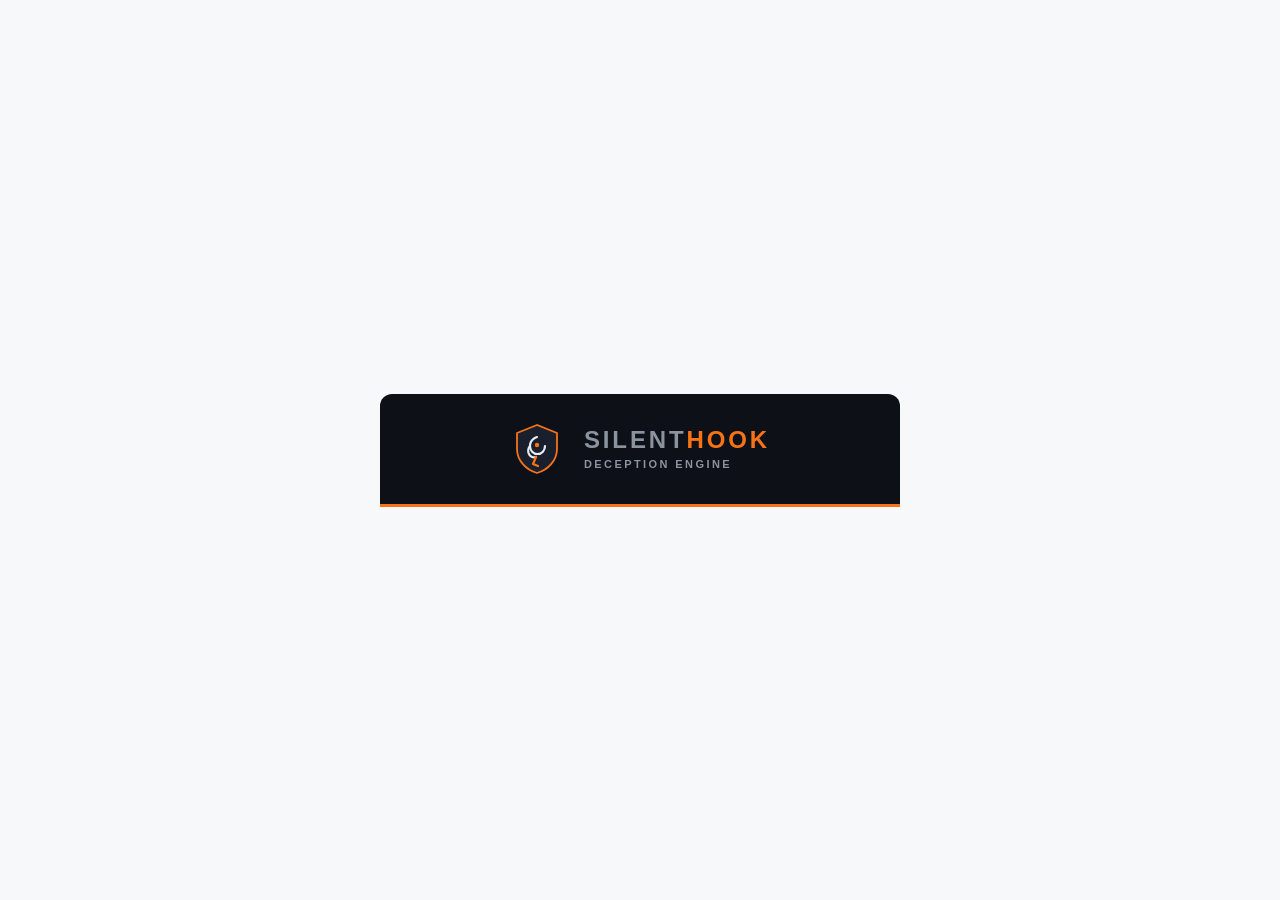
<file: tests/email_header.html>
<!DOCTYPE html>
<html lang="en">
<head>
    <meta charset="UTF-8">
    <meta name="viewport" content="width=device-width, initial-scale=1.0">
    <title>SilentHook Email Header</title>
    <style>
        * { box-sizing: border-box; margin: 0; padding: 0; }
        body {
            background: #f6f8fa;
            display: flex;
            align-items: center;
            justify-content: center;
            min-height: 100vh;
            font-family: 'Segoe UI', Arial, sans-serif;
        }
        .header {
            background: #0d1117;
            padding: 28px 40px;
            border-bottom: 3px solid #f97316;
            width: 520px;
            border-radius: 12px 12px 0 0;
            display: flex;
            align-items: center;
            justify-content: center;
            gap: 20px;
        }
    </style>
</head>
<body>
    <div class="header">

        <!-- Hook icon — pure SVG, no external deps, white/orange on dark -->
        <svg width="54" height="54" viewBox="0 0 54 54" fill="none" xmlns="http://www.w3.org/2000/svg"
             style="flex-shrink:0;">
            <!-- Shield outline -->
            <path d="M27 3L7 11V27C7 38.5 16 48 27 51C38 48 47 38.5 47 27V11L27 3Z"
                  stroke="#f97316" stroke-width="1.8" fill="#1a1f2e"/>
            <!-- Hook curve -->
            <path d="M27 15C27 15 20 17 20 24C20 28.4 23.1 32 27.5 32C31.9 32 35 28.4 35 24"
                  stroke="#e6edf3" stroke-width="2.2" stroke-linecap="round" fill="none"/>
            <!-- Hook downward bend -->
            <path d="M20 24C20 24 17.5 27 18.5 31C19.5 34.5 23 36 26 35"
                  stroke="#e6edf3" stroke-width="2.2" stroke-linecap="round" fill="none"/>
            <!-- Hook tip -->
            <path d="M26 35L23 42L28 44"
                  stroke="#f97316" stroke-width="2.2" stroke-linecap="round" stroke-linejoin="round" fill="none"/>
            <!-- Eye -->
            <circle cx="27" cy="23" r="2.2" fill="#f97316"/>
        </svg>

        <div>
            <p style="margin:0;font-size:24px;font-weight:700;
                      letter-spacing:0.12em;text-transform:uppercase;line-height:1.1;">
                <span style="color:#8b949e;">Silent</span><span style="color:#f97316;">Hook</span>
            </p>
            <p style="margin:5px 0 0;font-size:11px;font-weight:600;
                      letter-spacing:0.22em;text-transform:uppercase;color:#8b949e;">
                Deception Engine
            </p>
        </div>

    </div>
</body>
</html>
</file>
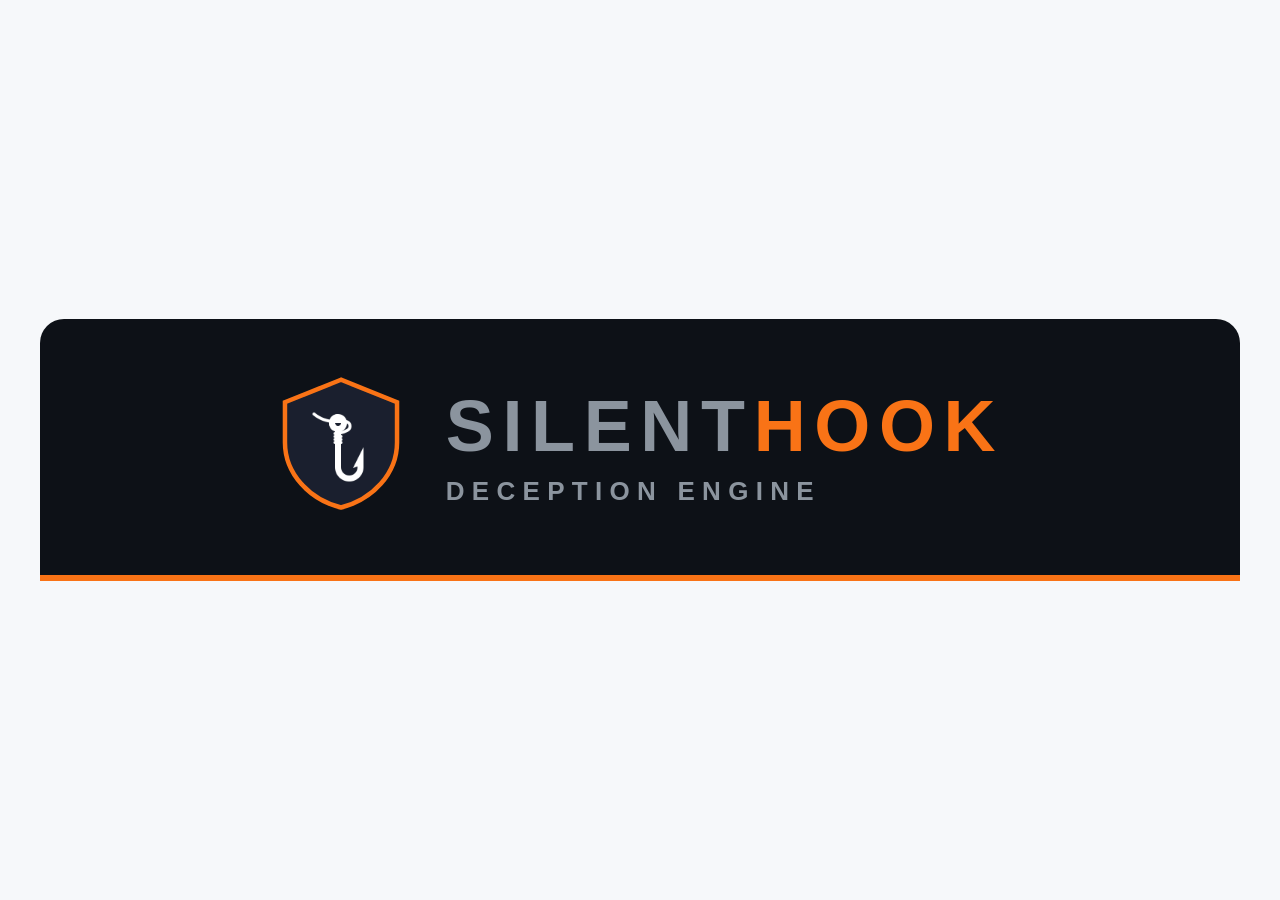
<file: tests/email_header_v3.html>
<!DOCTYPE html>
<html lang="en">
<head>
    <meta charset="UTF-8">
    <meta name="viewport" content="width=device-width, initial-scale=1.0">
    <title>SilentHook Email Header</title>
    <style>
        * { box-sizing: border-box; margin: 0; padding: 0; }
        body {
            background: #f6f8fa;
            display: flex;
            align-items: center;
            justify-content: center;
            min-height: 100vh;
            font-family: 'Segoe UI', Arial, sans-serif;
        }
        .header {
            background: #0d1117;
            padding: 56px 80px;
            border-bottom: 6px solid #f97316;
            width: 1200px;
            border-radius: 24px 24px 0 0;
            display: flex;
            align-items: center;
            justify-content: center;
            gap: 40px;
        }

        .shield-wrap {
            position: relative;
            width: 130px;
            height: 144px;
            flex-shrink: 0;
        }

        .shield-wrap svg.shield-bg {
            position: absolute;
            top: 0; left: 0;
            width: 100%;
            height: 100%;
        }

        .shield-wrap img.hook-img {
            position: absolute;
            top: 50%;
            left: 50%;
            transform: translate(-50%, -50%);
            width: 72px;
            height: 72px;
            object-fit: contain;
            filter: brightness(0) invert(1);
        }
    </style>
</head>
<body>
    <div class="header">

        <div class="shield-wrap">
            <svg class="shield-bg" viewBox="0 0 58 64" fill="none" xmlns="http://www.w3.org/2000/svg">
                <path d="M29 2L4 12V30C4 44 15 55.5 29 59C43 55.5 54 44 54 30V12L29 2Z"
                      stroke="#f97316" stroke-width="2" fill="#1a1f2e"/>
            </svg>
            <img class="hook-img"
                 src="hook.png"
                 alt="hook">
        </div>

        <div>
            <p style="margin:0;font-size:72px;font-weight:700;
                      letter-spacing:0.12em;text-transform:uppercase;line-height:1.1;">
                <span style="color:#8b949e;">Silent</span><span style="color:#f97316;">Hook</span>
            </p>
            <p style="margin:10px 0 0;font-size:26px;font-weight:600;
                      letter-spacing:0.28em;text-transform:uppercase;color:#8b949e;">
                Deception Engine
            </p>
        </div>

    </div>
</body>
</html>
</file>
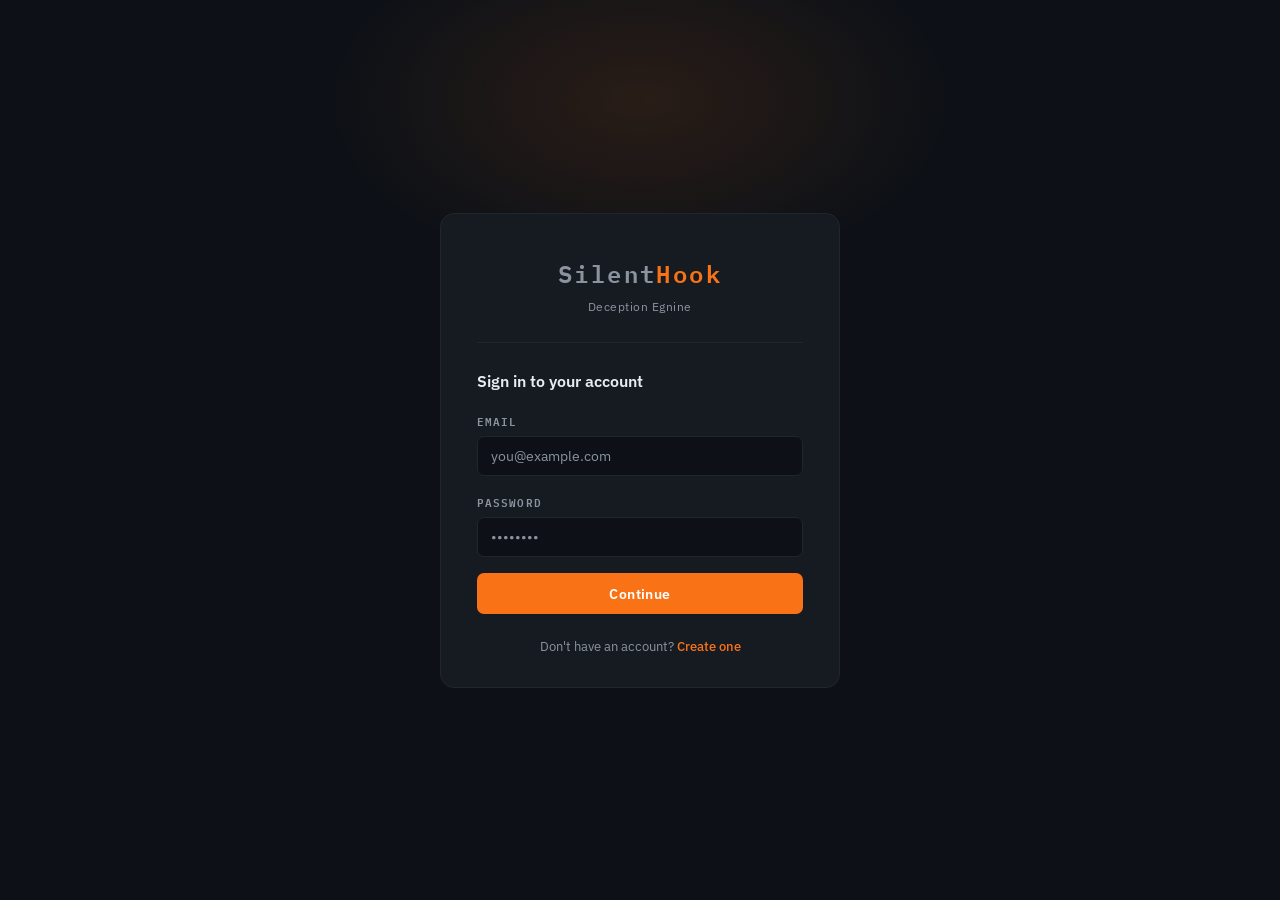
<file: templates/auth/login.html>
<!DOCTYPE html>
<html lang="en">
<head>
    <meta charset="UTF-8">
    <meta name="viewport" content="width=device-width, initial-scale=1.0, maximum-scale=1.0, user-scalable=no">
    <title>Signin | SilentHook</title>
    <link rel="preconnect" href="https://fonts.googleapis.com">
    <link rel="stylesheet" href="/static/css/auth/login.css">
    <link rel="icon" type="image/x-icon" href="static/images/favicon.ico">
</head>

<body>

    <div class="login-card">

        <!-- Brand -->
        <div class="brand">
            <a class="brand-logo" href="#">Silent<span>Hook</span></a>
            <p class="brand-sub">Deception Egnine</p>
        </div>

        <div class="divider"></div>

        <p class="form-heading">Sign in to your account</p>

        <!-- Error banner -->
        <div class="error-msg" id="error-msg"></div>

        <!-- Email -->
        <div class="field">
            <label for="email">Email</label>
            <input type="email" id="email" name="email" placeholder="you@example.com" autocomplete="email">
        </div>

        <!-- Password -->
        <div class="field">
            <label for="password">Password</label>
            <input type="password" id="password" name="password" placeholder="••••••••" autocomplete="current-password">
        </div>

        <!-- Submit -->
        <button class="btn-login" id="btn-login">
            <span class="btn-spinner"></span>
            <span id="btn-label">Continue</span>
        </button>

        <!-- Register link -->
        <div class="login-footer">
            Don't have an account? <a href="/auth/register">Create one</a>
        </div>

    </div>

    <script>
        const emailInput  = document.getElementById('email');
        const passInput   = document.getElementById('password');
        const btnLogin    = document.getElementById('btn-login');
        const btnLabel    = document.getElementById('btn-label');
        const errorMsg    = document.getElementById('error-msg');

        function showError(msg) {
            errorMsg.textContent = msg;
            errorMsg.classList.add('visible');
            emailInput.classList.add('error');
            passInput.classList.add('error');
        }

        function clearError() {
            errorMsg.classList.remove('visible');
            emailInput.classList.remove('error');
            passInput.classList.remove('error');
        }

        function setLoading(state) {
            btnLogin.disabled = state;
            btnLogin.classList.toggle('loading', state);
            btnLabel.textContent = state ? 'Signing in…' : 'Continue';
        }

        btnLogin.addEventListener('click', async () => {
            clearError();

            const email    = emailInput.value.trim();
            const password = passInput.value;

            if (!email || !password) {
                showError('Please enter your email and password.');
                return;
            }

            setLoading(true);

            try {
                const response = await fetch('/api/v1/auth/login', {
                    method: 'POST',
                    headers: { 'Content-Type': 'application/json' },
                    body: JSON.stringify({ email, password })
                });

                const result = await response.json();

                if (response.ok) {
                    localStorage.setItem('token', result.data.JWT);
                    const params = new URLSearchParams(window.location.search);
                    const next   = params.get('next') || '/dashboard';
                    window.location.href = next;
                    ///window.location.href = '/dashboard';
                } else {
                    if (result.error) {
                        showError(result.error);
                    } else if (result.errors) {
                        showError(Object.values(result.errors).flat().join(', '));
                    } else if (result.message) {
                        showError(result.message);
                    } else {
                        showError('Login failed. Please try again.');
                    }
                    setLoading(false);
                }

            } catch (err) {
                console.error('Login error:', err);
                showError('Network error. Check your connection and try again.');
                setLoading(false);
            }
        });

        // Allow Enter key to submit
        [emailInput, passInput].forEach(input => {
            input.addEventListener('keydown', (e) => {
                if (e.key === 'Enter') btnLogin.click();
            });
        });
    </script>

</body>
</html>
</file>
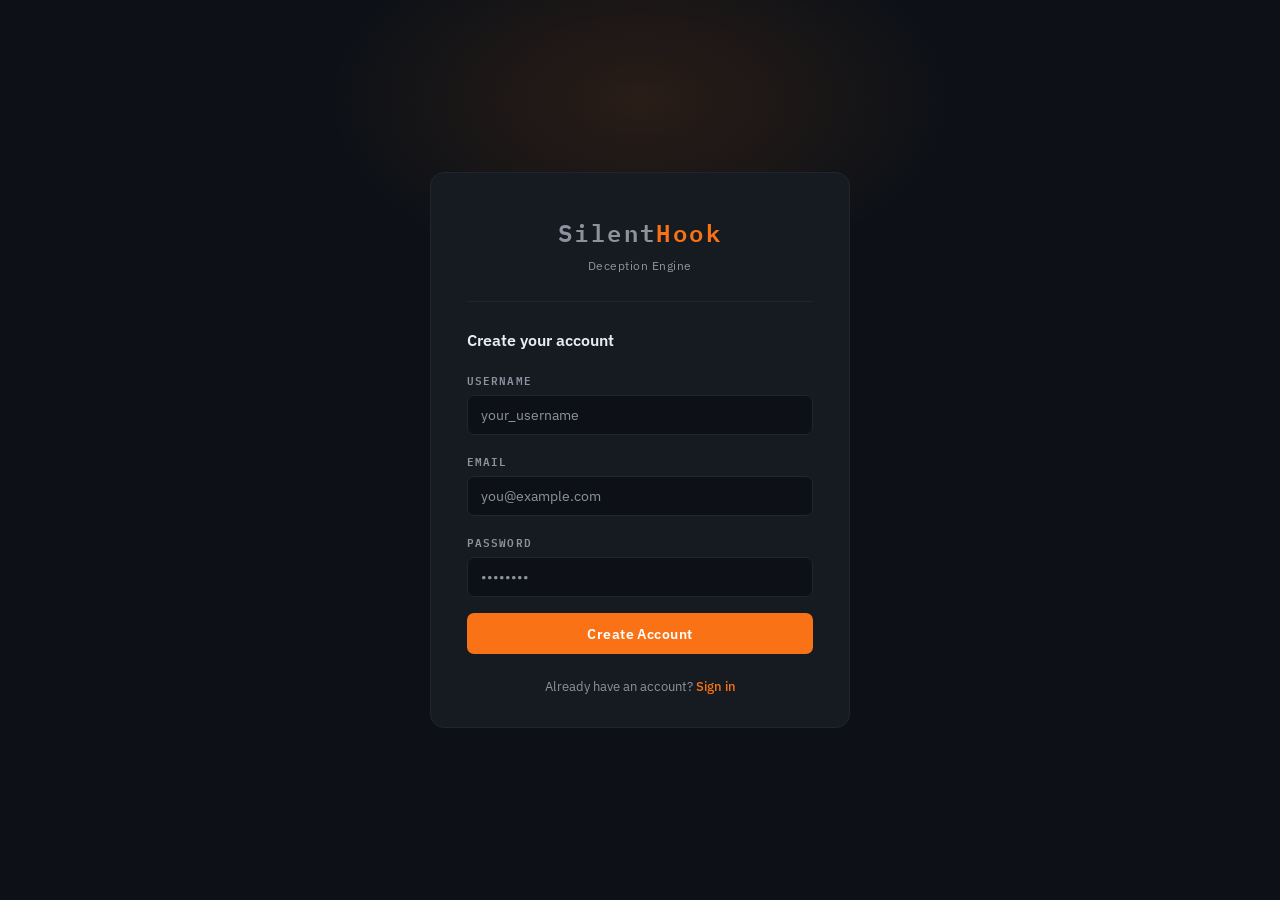
<file: templates/auth/register.html>
<!DOCTYPE html>
<html lang="en">
<head>
    <meta charset="UTF-8">
    <meta name="viewport" content="width=device-width, initial-scale=1.0, maximum-scale=1.0, user-scalable=no">
    <title>Register | SilentHook</title>
    <link rel="preconnect" href="https://fonts.googleapis.com">
    <link rel="stylesheet" href="/static/css/auth/register.css">
    <link rel="icon" type="image/x-icon" href="static/images/favicon.ico">
</head>

<body>

    <div class="register-card">

        <!-- Brand -->
        <div class="brand">
            <a class="brand-logo" href="#">Silent<span>Hook</span></a>
            <p class="brand-sub">Deception Engine</p>
        </div>

        <div class="divider"></div>

        <p class="form-heading">Create your account</p>

        <!-- Error banner -->
        <div class="error-msg" id="error-msg"></div>

        <!-- Username -->
        <div class="field">
            <label for="username">Username</label>
            <input type="text" id="username" name="username"
                   placeholder="your_username" autocomplete="username">
        </div>

        <!-- Email -->
        <div class="field">
            <label for="email">Email</label>
            <input type="email" id="email" name="email"
                   placeholder="you@example.com" autocomplete="email">
        </div>

        <!-- Password -->
        <div class="field">
            <label for="password">Password</label>
            <input type="password" id="password" name="password"
                   placeholder="••••••••" autocomplete="new-password">
            <!-- Strength indicator -->
            <div class="strength-wrap" id="strength-wrap">
                <div class="strength-bar-track">
                    <div class="strength-bar-fill" id="strength-bar"></div>
                </div>
                <span class="strength-label" id="strength-label">—</span>
            </div>
        </div>

        <!-- Submit -->
        <button class="btn-register" id="btn-register">
            <span class="btn-spinner"></span>
            <span id="btn-label">Create Account</span>
        </button>

        <!-- Login link -->
        <div class="register-footer">
            Already have an account? <a href="/auth/login">Sign in</a>
        </div>

    </div>

    <script>
        const usernameInput = document.getElementById('username');
        const emailInput    = document.getElementById('email');
        const passInput     = document.getElementById('password');
        const btnRegister   = document.getElementById('btn-register');
        const btnLabel      = document.getElementById('btn-label');
        const errorMsg      = document.getElementById('error-msg');
        const strengthWrap  = document.getElementById('strength-wrap');
        const strengthBar   = document.getElementById('strength-bar');
        const strengthLabel = document.getElementById('strength-label');

        // Password strength
        passInput.addEventListener('input', () => {
            const val = passInput.value;
            if (!val) { strengthWrap.classList.remove('visible'); return; }

            strengthWrap.classList.add('visible');

            let score = 0;
            if (val.length >= 8)             score++;
            if (/[A-Z]/.test(val))           score++;
            if (/[0-9]/.test(val))           score++;
            if (/[^A-Za-z0-9]/.test(val))    score++;

            const levels = [
                { label: 'Weak',      color: '#f85149', width: '25%' },
                { label: 'Fair',      color: '#e3b341', width: '50%' },
                { label: 'Good',      color: '#58a6ff', width: '75%' },
                { label: 'Strong',    color: '#3fb950', width: '100%' },
            ];
            const level = levels[Math.max(0, score - 1)];
            strengthBar.style.width      = level.width;
            strengthBar.style.background = level.color;
            strengthLabel.textContent    = level.label;
            strengthLabel.style.color    = level.color;
        });

        // Error helpers
        function showError(msg) {
            errorMsg.textContent = msg;
            errorMsg.classList.add('visible');
        }
        function clearError() {
            errorMsg.classList.remove('visible');
            [usernameInput, emailInput, passInput].forEach(i => i.classList.remove('error'));
        }
        function setLoading(state) {
            btnRegister.disabled = state;
            btnRegister.classList.toggle('loading', state);
            btnLabel.textContent = state ? 'Creating account…' : 'Create Account';
        }

        // Submit
        btnRegister.addEventListener('click', async () => {
            clearError();

            const username = usernameInput.value.trim();
            const email    = emailInput.value.trim();
            const password = passInput.value;

            // Basic client-side validation
            if (!username) {
                showError('Username is required.');
                usernameInput.classList.add('error');
                usernameInput.focus();
                return;
            }
            if (!email) {
                showError('Email address is required.');
                emailInput.classList.add('error');
                emailInput.focus();
                return;
            }
            if (!password) {
                showError('Password is required.');
                passInput.classList.add('error');
                passInput.focus();
                return;
            }
            if (password.length < 8) {
                showError('Password must be at least 8 characters.');
                passInput.classList.add('error');
                passInput.focus();
                return;
            }

            setLoading(true);

            try {
                const response = await fetch('/api/v1/auth/register', {
                    method: 'POST',
                    headers: { 'Content-Type': 'application/json' },
                    body: JSON.stringify({ username, email, password })
                });

                const result = await response.json();

                if (response.ok) {
                    window.location.href = '/auth/login';
                } else {
                    if (result.error) {
                        showError(result.error);
                    } else if (result.errors) {
                        showError(Object.values(result.errors).flat().join(', '));
                    } else if (result.message) {
                        showError(result.message);
                    } else {
                        showError('Registration failed. Please try again.');
                    }
                    setLoading(false);
                }

            } catch (err) {
                console.error('Register error:', err);
                showError('Network error. Check your connection and try again.');
                setLoading(false);
            }
        });

        // Enter key submits
        [usernameInput, emailInput, passInput].forEach(input => {
            input.addEventListener('keydown', (e) => {
                if (e.key === 'Enter') btnRegister.click();
            });
        });
    </script>

</body>
</html>
</file>
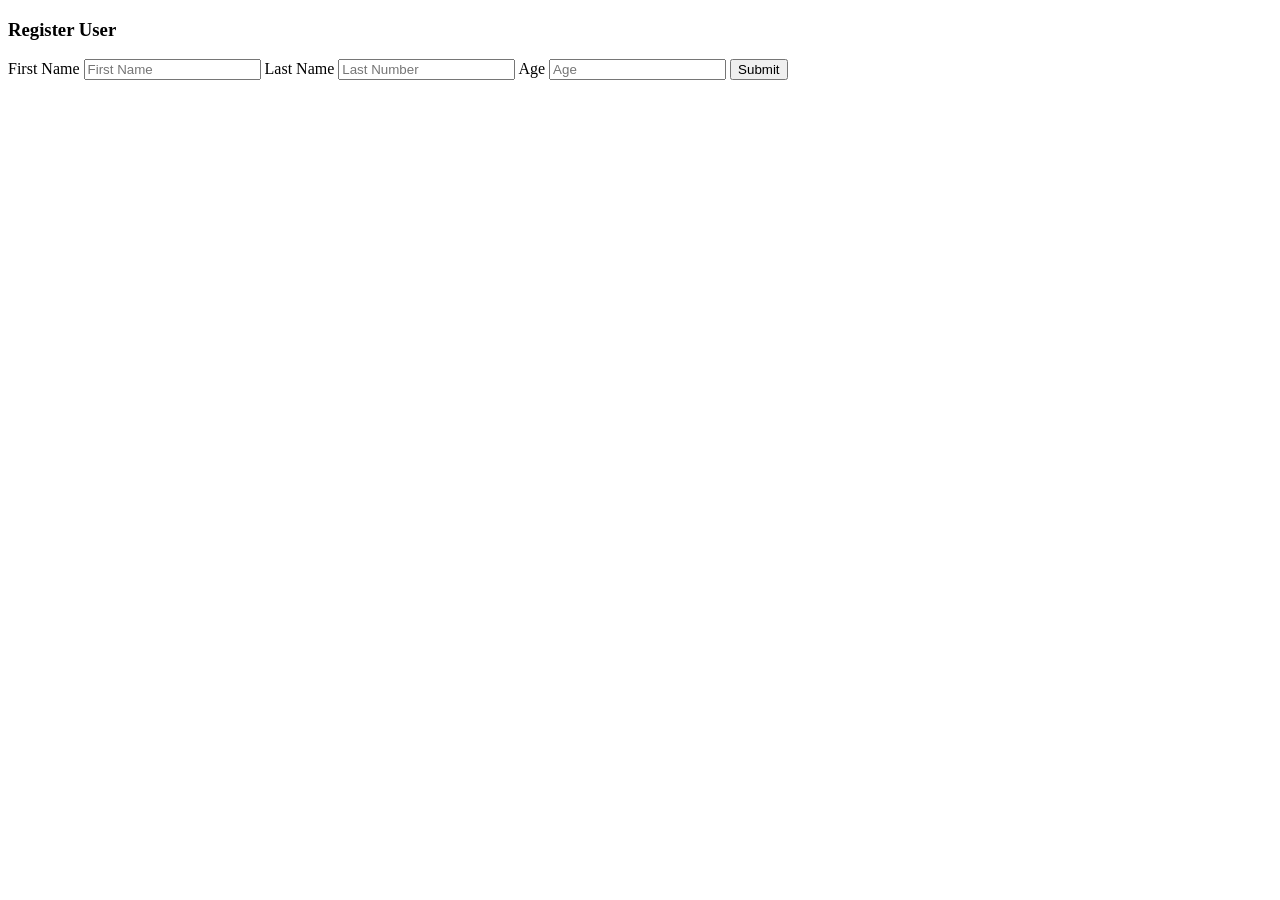
<file: tests/geeks/templates/add_user.html>
<!DOCTYPE html>
<html lang="en">
<head>
    <title>Add User</title>
</head>

<body>
    <h3>Register User</h3>

    <form action="/register" method="POST">
        
        <labal for="fname">First Name </labal>
        <input type="text" id='fname' name="fname" placeholder="First Name">

        <lable for="lname">Last Name</lable>
        <input type="text" id="lname" name="lname" placeholder="Last Number">
        
        <label for="age">Age</label>
        <input type="number" id="age" name="age" placeholder="Age">
        
        <input type="submit" placeholder="Add">
    </form>
    
</body>
</html>
</file>
<file: static/css/auth/login.css>
/* SilentHook Login Page Styles */
/* Reference: <link rel="stylesheet" href="/static/css/auth/login.css"> */

@import url('https://fonts.googleapis.com/css2?family=IBM+Plex+Mono:wght@400;600&family=IBM+Plex+Sans:wght@400;500;600&display=swap');

:root {
    --bg:         #0d1117;
    --surface:    #161b22;
    --surface-2:  #1c2128;
    --border:     #21262d;
    --accent:     #f97316;
    --accent-dim: #7c3003;
    --accent-glow:rgba(249, 115, 22, 0.12);
    --text:       #e6edf3;
    --muted:      #8b949e;
    --danger:     #f85149;
    --danger-dim: rgba(248, 81, 73, 0.1);
}

*, *::before, *::after { box-sizing: border-box; margin: 0; padding: 0; }

body {
    font-family: 'IBM Plex Sans', sans-serif;
    background: var(--bg);
    color: var(--text);
    min-height: 100vh;
    display: flex;
    align-items: center;
    justify-content: center;
    padding: 24px;
}

/* Background glow */
body::before {
    content: '';
    position: fixed;
    top: -100px;
    left: 50%;
    transform: translateX(-50%);
    width: 700px;
    height: 400px;
    background: radial-gradient(ellipse at center, var(--accent-glow) 0%, transparent 65%);
    pointer-events: none;
    z-index: 0;
}

/* Card */
.login-card {
    position: relative;
    z-index: 1;
    background: var(--surface);
    border: 1px solid var(--border);
    border-radius: 14px;
    padding: 40px 36px 32px;
    width: 100%;
    max-width: 400px;
}

/*  Brand */
.brand {
    text-align: center;
    margin-bottom: 28px;
}

.brand-logo {
    font-family: 'IBM Plex Mono', monospace;
    font-size: 1.5rem;
    font-weight: 600;
    letter-spacing: 0.1em;
    color: var(--muted);
    text-decoration: none;
    display: inline-block;
    margin-bottom: 6px;
}
.brand-logo span { color: var(--accent); }

.brand-sub {
    font-size: 0.78rem;
    color: var(--muted);
    letter-spacing: 0.04em;
}

/* Divider */
.divider {
    height: 1px;
    background: var(--border);
    margin-bottom: 28px;
}

/* Form heading */
.form-heading {
    font-size: 1rem;
    font-weight: 600;
    color: var(--text);
    margin-bottom: 20px;
}

/* Fields */
.field {
    margin-bottom: 16px;
}

.field label {
    font-family: 'IBM Plex Mono', monospace;
    font-size: 0.68rem;
    font-weight: 600;
    letter-spacing: 0.1em;
    text-transform: uppercase;
    color: var(--muted);
    display: block;
    margin-bottom: 6px;
}

.field input {
    font-family: 'IBM Plex Sans', sans-serif;
    font-size: 0.88rem;
    width: 100%;
    background: var(--bg);
    border: 1px solid var(--border);
    border-radius: 7px;
    color: var(--text);
    padding: 10px 13px;
    outline: none;
    transition: border-color 0.15s, box-shadow 0.15s;
}
.field input::placeholder { color: var(--muted); }
.field input:focus {
    border-color: var(--accent);
    box-shadow: 0 0 0 3px var(--accent-glow);
}
.field input.error {
    border-color: var(--danger);
    box-shadow: 0 0 0 3px var(--danger-dim);
}

/* Error message */
.error-msg {
    display: none;
    font-size: 0.78rem;
    color: var(--danger);
    background: var(--danger-dim);
    border: 1px solid rgba(248,81,73,0.25);
    border-radius: 6px;
    padding: 8px 12px;
    margin-bottom: 16px;
    line-height: 1.4;
}
.error-msg.visible { display: block; }

/* Submit button */
.btn-login {
    font-family: 'IBM Plex Sans', sans-serif;
    font-size: 0.9rem;
    font-weight: 600;
    width: 100%;
    padding: 11px;
    background: var(--accent);
    border: none;
    border-radius: 7px;
    color: #fff;
    cursor: pointer;
    letter-spacing: 0.03em;
    margin-top: 4px;
    transition: background 0.15s, opacity 0.15s;
    display: flex;
    align-items: center;
    justify-content: center;
    gap: 8px;
}
.btn-login:hover { background: #ea6c0a; }
.btn-login:disabled { opacity: 0.55; cursor: not-allowed; }

/* spinner inside button */
.btn-spinner {
    display: none;
    width: 14px; height: 14px;
    border: 2px solid rgba(255,255,255,0.35);
    border-top-color: #fff;
    border-radius: 50%;
    animation: spin 0.7s linear infinite;
}
.btn-login.loading .btn-spinner { display: block; }
@keyframes spin { to { transform: rotate(360deg); } }

/* Footer link */
.login-footer {
    text-align: center;
    margin-top: 24px;
    font-size: 0.8rem;
    color: var(--muted);
}
.login-footer a {
    color: var(--accent);
    text-decoration: none;
    font-weight: 500;
    transition: opacity 0.15s;
}
.login-footer a:hover { opacity: 0.8; }
</file>
<file: static/css/auth/register.css>
/* SilentHook Register Page Styles */
/* Reference: <link rel="stylesheet" href="/static/css/auth/register.css"> */

@import url('https://fonts.googleapis.com/css2?family=IBM+Plex+Mono:wght@400;600&family=IBM+Plex+Sans:wght@400;500;600&display=swap');

:root {
    --bg:         #0d1117;
    --surface:    #161b22;
    --surface-2:  #1c2128;
    --border:     #21262d;
    --accent:     #f97316;
    --accent-dim: #7c3003;
    --accent-glow:rgba(249, 115, 22, 0.12);
    --text:       #e6edf3;
    --muted:      #8b949e;
    --danger:     #f85149;
    --danger-dim: rgba(248, 81, 73, 0.1);
    --green:      #3fb950;
    --green-dim:  rgba(63, 185, 80, 0.1);
}

*, *::before, *::after { box-sizing: border-box; margin: 0; padding: 0; }

body {
    font-family: 'IBM Plex Sans', sans-serif;
    background: var(--bg);
    color: var(--text);
    min-height: 100vh;
    display: flex;
    align-items: center;
    justify-content: center;
    padding: 24px;
}

body::before {
    content: '';
    position: fixed;
    top: -100px;
    left: 50%;
    transform: translateX(-50%);
    width: 700px;
    height: 400px;
    background: radial-gradient(ellipse at center, var(--accent-glow) 0%, transparent 65%);
    pointer-events: none;
    z-index: 0;
}

/*  Card  */
.register-card {
    position: relative;
    z-index: 1;
    background: var(--surface);
    border: 1px solid var(--border);
    border-radius: 14px;
    padding: 40px 36px 32px;
    width: 100%;
    max-width: 420px;
}

/*  Brand */
.brand {
    text-align: center;
    margin-bottom: 28px;
}
.brand-logo {
    font-family: 'IBM Plex Mono', monospace;
    font-size: 1.5rem;
    font-weight: 600;
    letter-spacing: 0.1em;
    color: var(--muted);
    text-decoration: none;
    display: inline-block;
    margin-bottom: 6px;
}
.brand-logo span { color: var(--accent); }
.brand-sub {
    font-size: 0.78rem;
    color: var(--muted);
    letter-spacing: 0.04em;
}

/* Divider  */
.divider {
    height: 1px;
    background: var(--border);
    margin-bottom: 28px;
}

/*  Form heading */
.form-heading {
    font-size: 1rem;
    font-weight: 600;
    color: var(--text);
    margin-bottom: 20px;
}

/* Fields */
.field {
    margin-bottom: 16px;
}
.field label {
    font-family: 'IBM Plex Mono', monospace;
    font-size: 0.68rem;
    font-weight: 600;
    letter-spacing: 0.1em;
    text-transform: uppercase;
    color: var(--muted);
    display: block;
    margin-bottom: 6px;
}
.field input {
    font-family: 'IBM Plex Sans', sans-serif;
    font-size: 0.88rem;
    width: 100%;
    background: var(--bg);
    border: 1px solid var(--border);
    border-radius: 7px;
    color: var(--text);
    padding: 10px 13px;
    outline: none;
    transition: border-color 0.15s, box-shadow 0.15s;
}
.field input::placeholder { color: var(--muted); }
.field input:focus {
    border-color: var(--accent);
    box-shadow: 0 0 0 3px var(--accent-glow);
}
.field input.error {
    border-color: var(--danger);
    box-shadow: 0 0 0 3px var(--danger-dim);
}
.field input.valid {
    border-color: var(--green);
    box-shadow: 0 0 0 3px var(--green-dim);
}

/* Password strength bar */
.strength-wrap {
    margin-top: 8px;
    display: none;
}
.strength-wrap.visible { display: block; }
.strength-bar-track {
    height: 3px;
    background: var(--border);
    border-radius: 2px;
    overflow: hidden;
    margin-bottom: 4px;
}
.strength-bar-fill {
    height: 100%;
    border-radius: 2px;
    width: 0%;
    transition: width 0.3s, background 0.3s;
}
.strength-label {
    font-size: 0.7rem;
    color: var(--muted);
}

/* Error / success messages */
.error-msg {
    display: none;
    font-size: 0.78rem;
    color: var(--danger);
    background: var(--danger-dim);
    border: 1px solid rgba(248,81,73,0.25);
    border-radius: 6px;
    padding: 8px 12px;
    margin-bottom: 16px;
    line-height: 1.4;
}
.error-msg.visible { display: block; }

/* Submit button  */
.btn-register {
    font-family: 'IBM Plex Sans', sans-serif;
    font-size: 0.9rem;
    font-weight: 600;
    width: 100%;
    padding: 11px;
    background: var(--accent);
    border: none;
    border-radius: 7px;
    color: #fff;
    cursor: pointer;
    letter-spacing: 0.03em;
    margin-top: 4px;
    transition: background 0.15s, opacity 0.15s;
    display: flex;
    align-items: center;
    justify-content: center;
    gap: 8px;
}
.btn-register:hover { background: #ea6c0a; }
.btn-register:disabled { opacity: 0.55; cursor: not-allowed; }

.btn-spinner {
    display: none;
    width: 14px; height: 14px;
    border: 2px solid rgba(255,255,255,0.35);
    border-top-color: #fff;
    border-radius: 50%;
    animation: spin 0.7s linear infinite;
}
.btn-register.loading .btn-spinner { display: block; }
@keyframes spin { to { transform: rotate(360deg); } }

/* Footer link */
.register-footer {
    text-align: center;
    margin-top: 24px;
    font-size: 0.8rem;
    color: var(--muted);
}
.register-footer a {
    color: var(--accent);
    text-decoration: none;
    font-weight: 500;
    transition: opacity 0.15s;
}
.register-footer a:hover { opacity: 0.8; }
</file>
